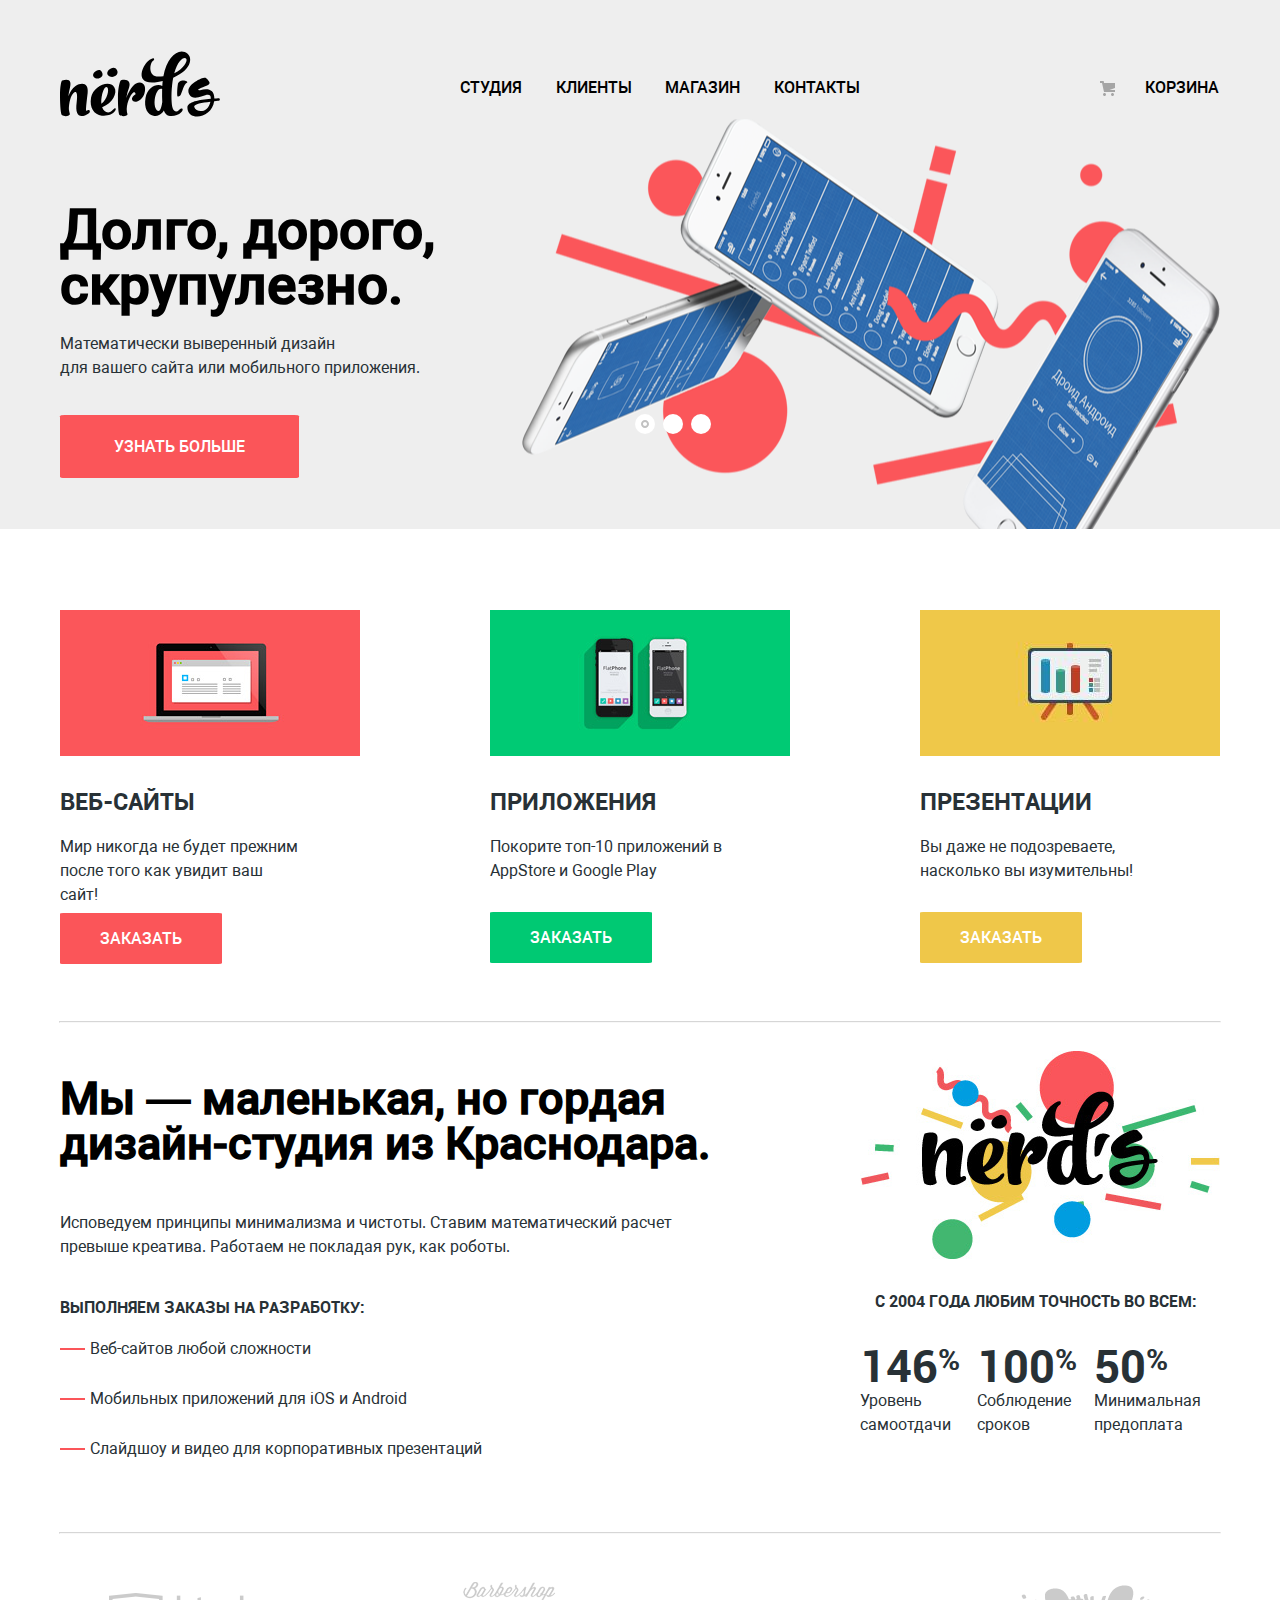
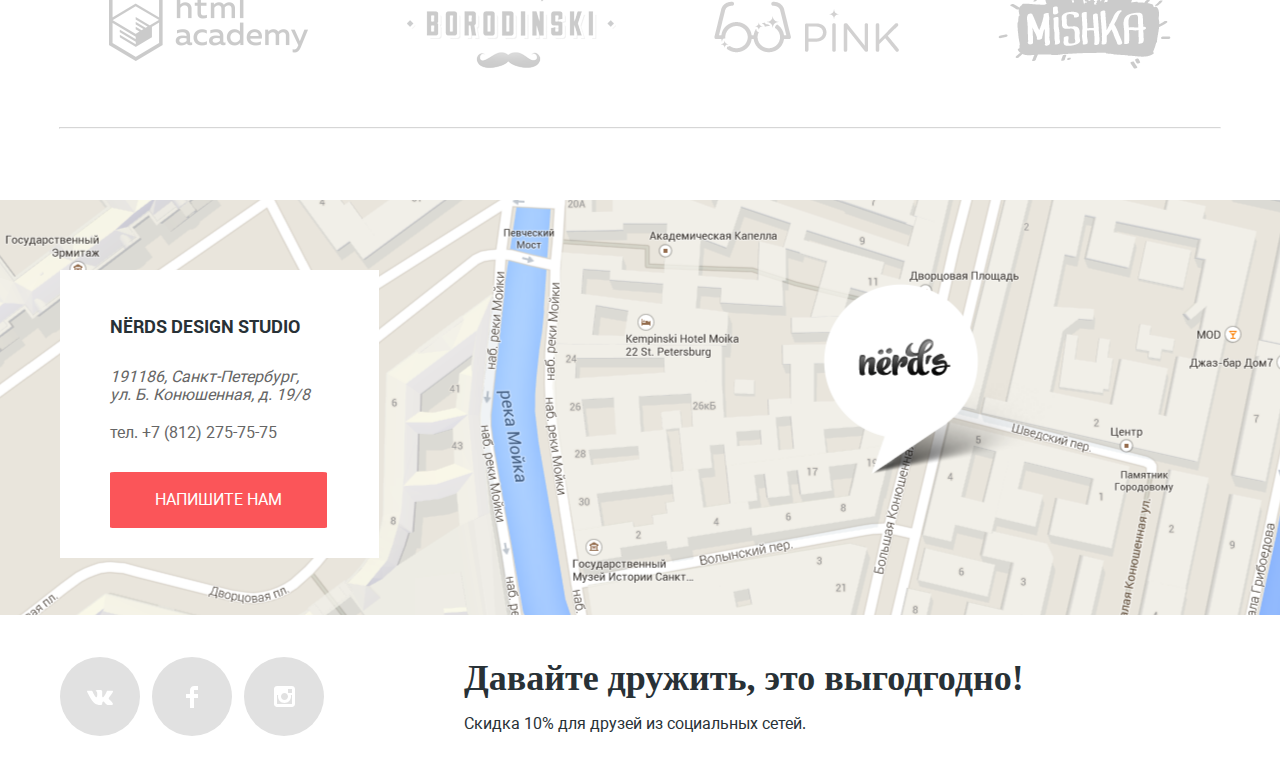
<file: index.html>
<!DOCTYPE html>
<html lang="ru">

<head>
  <link rel="stylesheet" href="normalize.css">
  <link rel="stylesheet" href="style.css">
  <meta charset="utf-8">
  <title>Nerds</title>
</head>

<body>
  <header class="main-header">
    <nav class="main-nav-site">
      <img class="logo" src="content/logo.svg" alt="Лого сайта" width="160">
      <ul class="site-navigation">
        <li><a href="#">Студия</a></li>
        <li><a href="#">Клиенты</a></li>
        <li><a href="nerds-catalog.html">Магазин</a></li>
        <li><a href="#">Контакты</a></li>
      </ul>
      <ul class="basket">
        <li><a href="#">Корзина</a></li>
      </ul>
    </nav>
    <section class="slider">
      <input type="radio" name="slide" class="slide-control-1" checked>
      <input type="radio" name="slide" class="slide-control-2">
      <input type="radio" name="slide" class="slide-control-3">

      <div class="slide-1">
        <div>
          <h1>Долго, дорого, скрупулезно.</h1>
          <p>Математически выверенный дизайн
            <br> для вашего сайта или мобильного приложения.</p>
          <a href="#">Узнать больше</a>
        </div>
      </div>

      <div class="slide-2">
        <div>
          <h1>Любим математику<br> как никто другой</h1>
          <p>Никакого креатива, только математические формулы
            <br> для расчета идеальных пропорций.</p>
          <a href="#">Узнать больше</a>
        </div>
      </div>

      <div class="slide-3">
        <div>
          <h1>Только ночь, только хардкор</h1>
          <p>Работать днем, как все? Мы против этого.
            <br> Ближе к полуночи работа только начинается.</p>
          <a href="#">Узнать больше</a>
        </div>
      </div>
    </section>
  </header>

  <main>
    <section class="services">
      <div class="service-web-site">
        <img src="images/service-web-site.jpg" alt="Изображение не загрузилось">
        <h2>Веб-сайты</h2>
        <p>Мир никогда не будет прежним
          <br> после того как увидит ваш
          <br> сайт!</p>
        <a href="#">Заказать</a>
      </div>
      <div class="service-applications">
        <img src="images/service-applications.jpg" alt="Изображение не загрузилось">
        <h2>Приложения</h2>
        <p>Покорите топ-10 приложений в AppStore и Google Play</p>
        <a href="#">Заказать</a>
      </div>
      <div class="service-presentashion">
        <img src="images/service-presentashion.jpg" alt="Изображение не загрузилось">
        <h2>Презентации</h2>
        <p>Вы даже не подозреваете,
          <br> насколько вы изумительны!</p>
        <a href="#">Заказать</a>
      </div>
    </section>
    <hr class="line-service-bottom">
    <section class="advantages-and-description">
      <div class="description">
        <h3>Мы — маленькая, но гордая дизайн-студия из Краснодара. </h3>
        <p>Исповедуем принципы минимализма и чистоты. Ставим математический расчет превыше креатива. Работаем не покладая рук, как роботы.</p>
        <p class="our-services">Выполняем заказы на разработку:</p>
        <ul>
          <li>Веб-сайтов любой сложности</li>
          <li>Мобильных приложений для iOS и Android</li>
          <li>Слайдшоу и видео для корпоративных презентаций</li>
        </ul>
      </div>
      <div class="advantages">
        <img src="images/advantages.jpg" alt="Изображение не загрузилось">
        <p>с 2004 года Любим точность во всем:</p>
        <ul>
          <li><span>146</span>
            <br>Уровень самоотдачи</li>
          <li><span>100</span>
            <br>Соблюдение сроков</li>
          <li><span>50</span>
            <br>Минимальная предоплата</li>
        </ul>
      </div>
    </section>
    <hr class="line-sponsors-top">
    <section class="sponsors">
      <a href="https://htmlacademy.ru/intensive/htmlcss"><img src="images/sponsors-1.png" alt="Спонсор HTML-Academy"></a>
      <a href="#"><img src="images/sponsors-2.png" alt="Спонсор Barbershop Borodinsky"></a>
      <a href="#"><img src="images/sponsors-3.png" alt="Спонсор PINK"></a>
      <a href="#"><img src="images/sponsors-4.png" alt="Спонсор MISHKA"></a>
    </section>
    <hr class="line-sponsors-bottom">
  </main>
  <footer>
    <div class="map">
      <div class="container-contact">
        <div class="contact">
          <h4>Nёrds design studio</h4>
          <address>191186, Санкт-Петербург,<br> ул. Б. Конюшенная, д. 19/8</address>
          <a class="call-us" href="tel:+7(812)275-75-75">тел. +7 (812) 275-75-75</a>
          <a class="write-us">Напишите нам</a>
        </div>
      </div>
    </div>
    <div class="social-networks">
      <ul class="social-list">
        <li><a href="https://vk.com/" class="vkontakte"><span class="visually-hidden">Vkontakte</span></a></li>
        <li><a href="https://www.facebook.com/" class="facebook"><span class="visually-hidden">Facebook</span></a></li>
        <li><a href="https://www.instagram.com/" class="instagram"><span class="visually-hidden">Instagram</span></a></li>
      </ul>
      <div>
        <h5>Давайте дружить, это выгодгодно!</h5>
        <p>Скидка 10% для друзей из социальных сетей.</p>
      </div>
    </div>
  </footer>
</body>

</html>
</file>
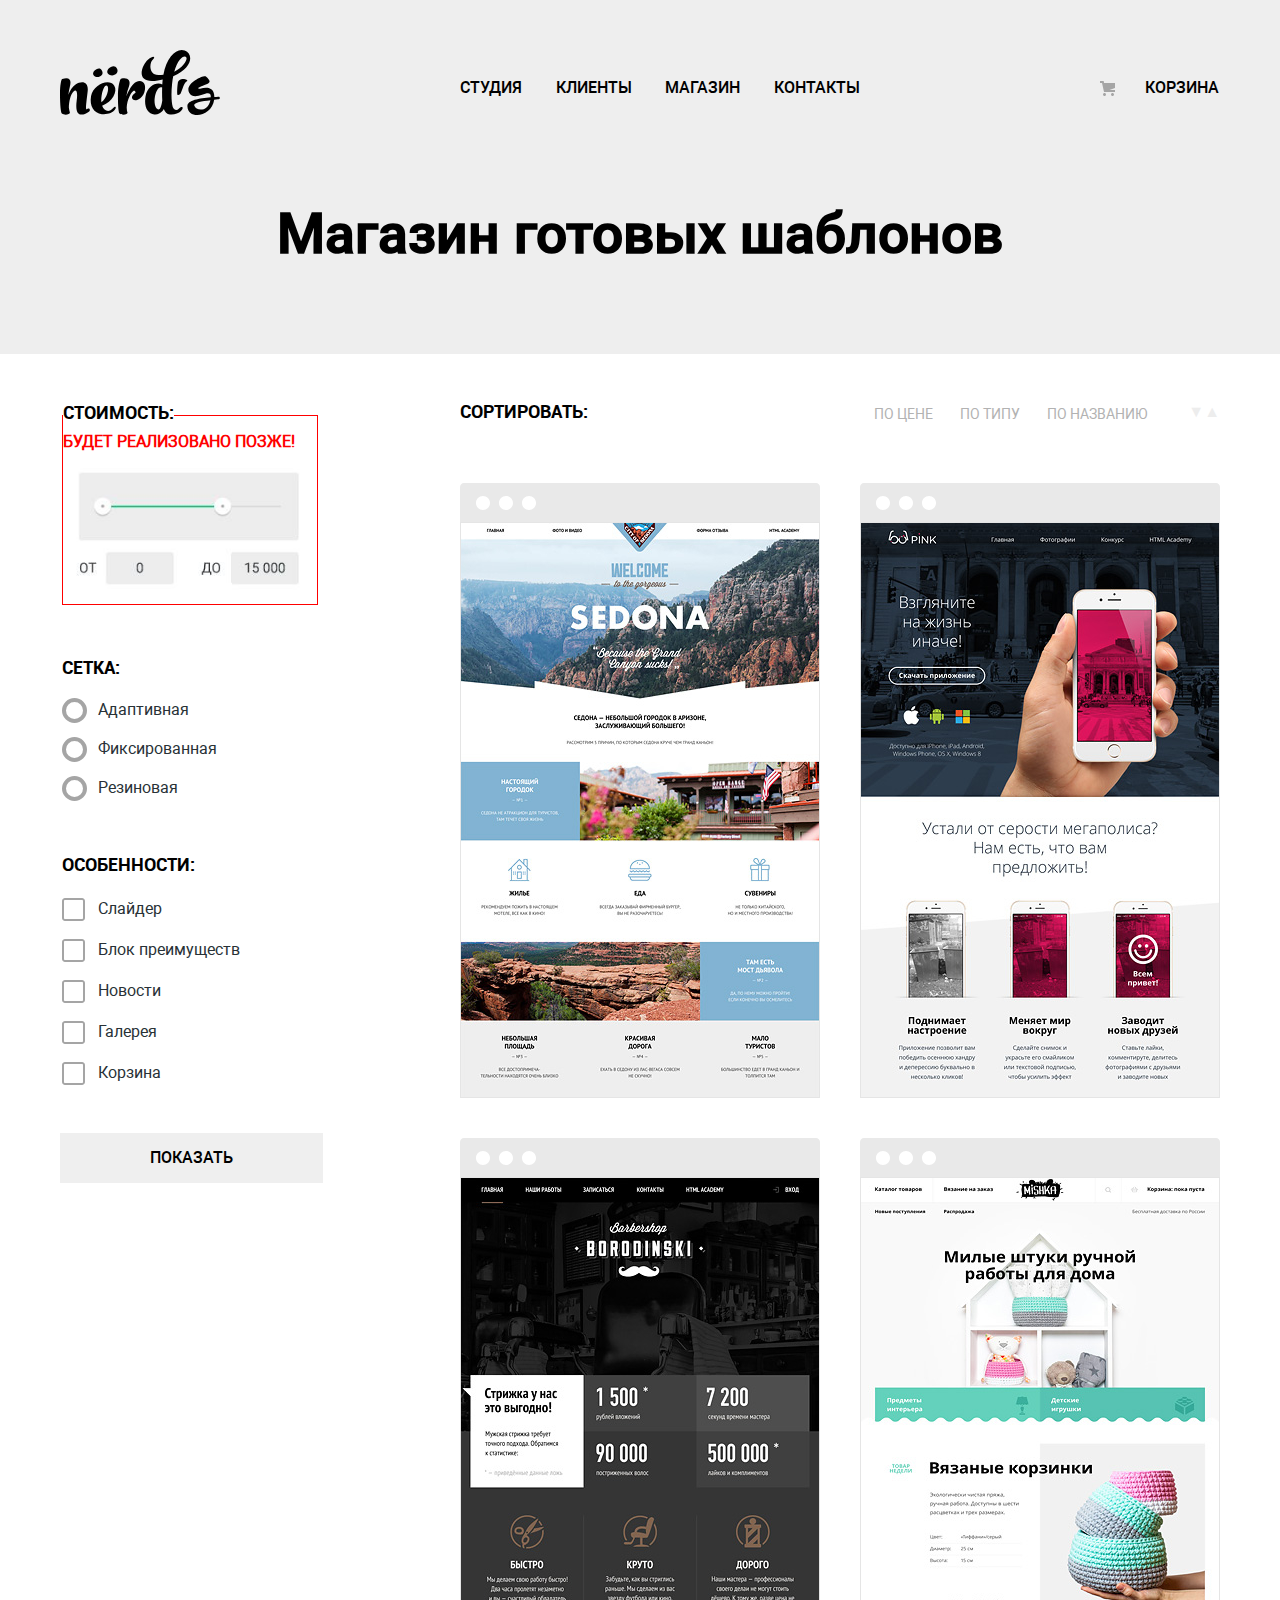
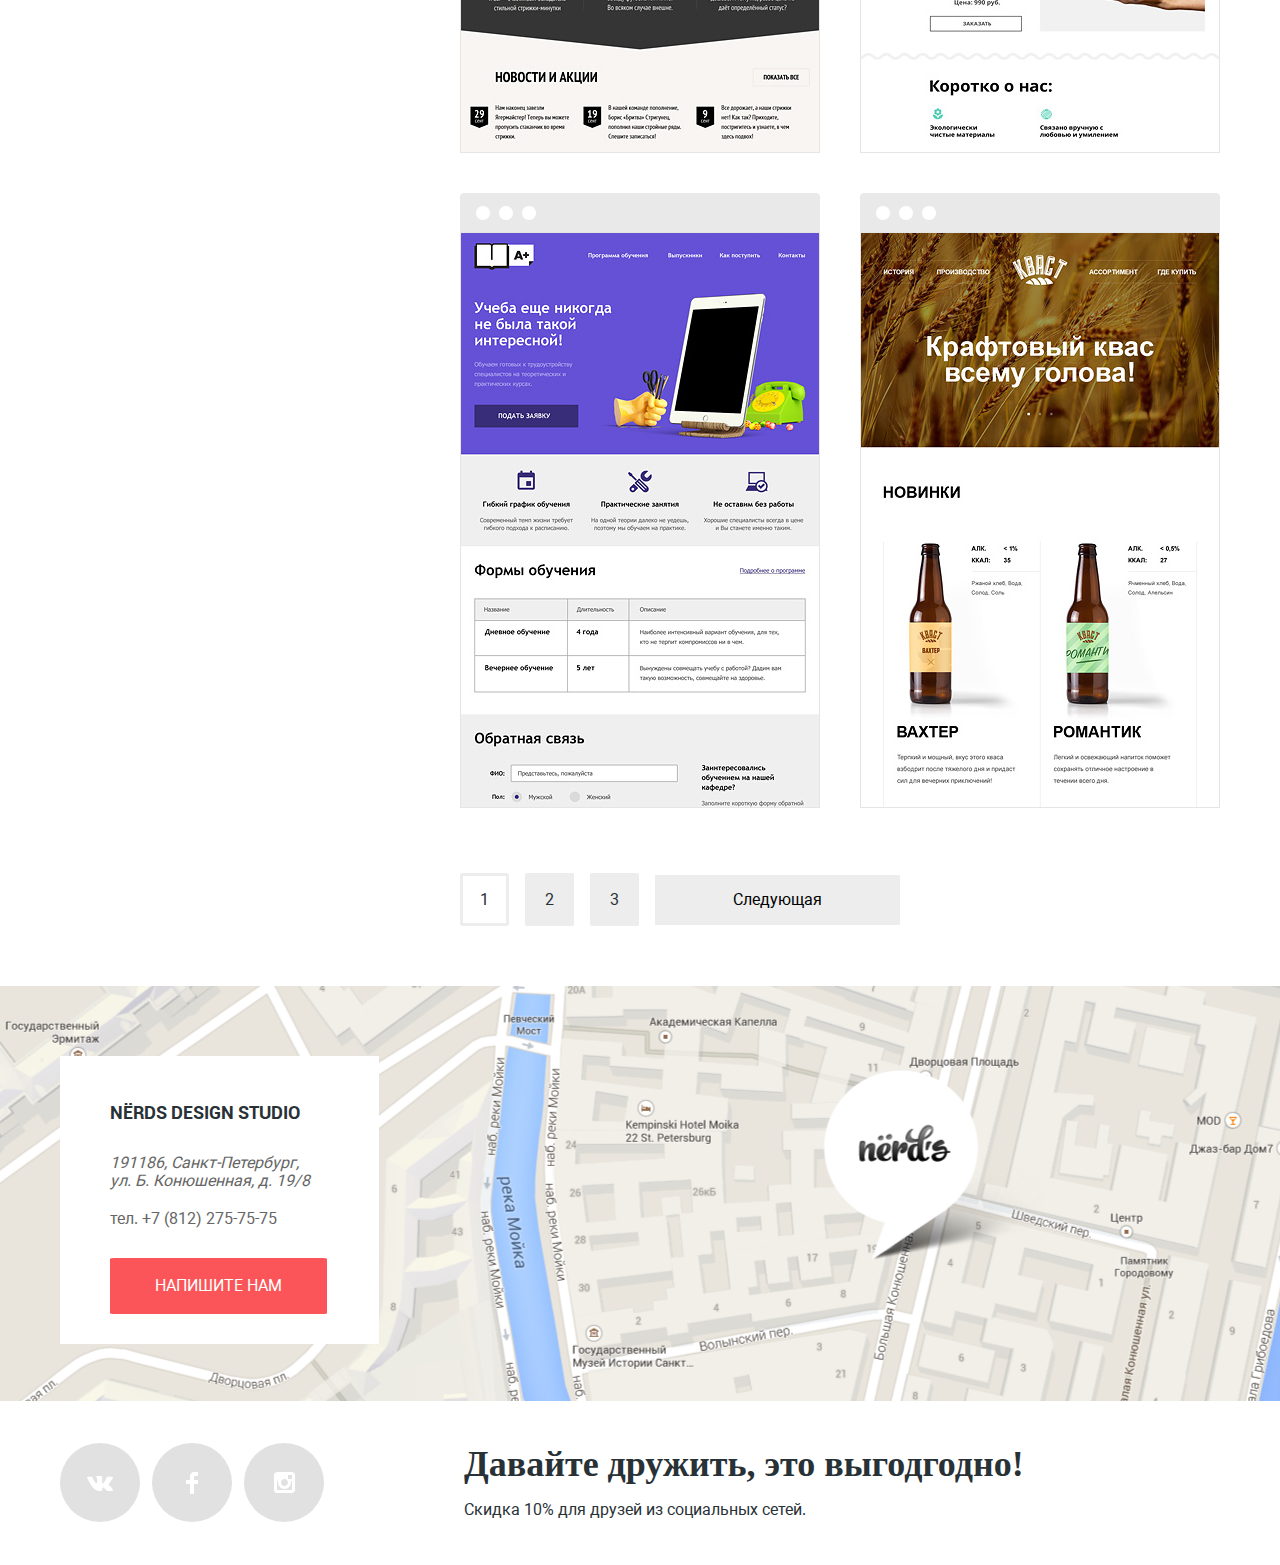
<file: nerds-catalog.html>
<!DOCTYPE html>
<html lang="ru">

<head>
  <link rel="stylesheet" href="normalize.css">
  <link rel="stylesheet" href="style.css">
  <meta charset="utf-8">
  <title>Nerds</title>
</head>

<body class="inner-page">
  <header class="main-header">
    <nav class="main-nav-site">
      <a href="index.html"><img class="logo" src="content/logo.svg" alt="Лого сайта" width="160"></a>
      <ul class="site-navigation">
        <li><a href="#">Студия</a></li>
        <li><a href="#">Клиенты</a></li>
        <li><a href="#">Магазин</a></li>
        <li><a href="#">Контакты</a></li>
      </ul>
      <ul class="basket">
        <li><a href="#">Корзина</a></li>
      </ul>
    </nav>
    <h1 class="header-inner-page">Магазин готовых шаблонов</h1>
  </header>
  <main class="inner-page-catalog">
    <div class="catalog-centering">
      <section class="filter-catalog">
        <form method="POST" action="#">
          <fieldset class="filter-cost">
            <legend>Стоимость:</legend>
            <strong>Будет реализовано позже!</strong>
            <img src="content/nerds-catalog.jpg" alt="Ползунок выбора цены" width="250">
          </fieldset>
          <fieldset class="filter-grid">
            <legend>Сетка:</legend>
            <ul class="grid-input">
              <li>
                <label>
                  <input type="radio" name="grid">Адаптивная</label>
              </li>
              <li>
                <label>
                  <input type="radio" name="grid">Фиксированная</label>
              </li>
              <li>
                <label>
                  <input type="radio" name="grid">Резиновая</label>
              </li>
            </ul>
          </fieldset>
          <fieldset class="filter-features">
            <legend>Особенности:</legend>
            <ul class="features-input">
              <li>
                <label>
                  <input type="checkbox" name="slider">Слайдер</label>
              </li>
              <li>
                <label>
                  <input type="checkbox" name="block-of-advantages">Блок преимуществ</label>
              </li>
              <li>
                <label>
                  <input type="checkbox" name="news">Новости</label>
              </li>
              <li>
                <label>
                  <input type="checkbox" name="gallery">Галерея</label>
              </li>
              <li>
                <label>
                  <input type="checkbox" name="basket">Корзина</label>
              </li>
            </ul>
          </fieldset>
          <button>Показать</button>
        </form>
      </section>
      <div class="sorting-and-assortment">
        <section class="sorting-catalog">
          <h2>Сортировать:</h2>
          <div>
            <button class="by-price">По цене</button>
            <button class="by-type">По типу</button>
            <button class="by-name">По названию</button>
            <span class="triangle-down">&#9660;</span>
            <span class="triangle-up">&#9650;</span>
          </div>
        </section>

        <section class="assortment-catalog">
          <div class="catalog">
            <a class="product" href="#"><img src="content/catalog-sedona.jpg" alt=""></a>
            <div class="pop-up">
              <h3>Sedona</h3>
              <p>Информационный сайт
                <br> для туристов</p>
              <button>9900 руб.</button>
            </div>
          </div>

          <div class="catalog">
            <a class="product" href="#"><img src="content/catalog-pink.jpg" alt=""></a>
            <div class="pop-up">
              <h3>Pink App</h3>
              <p>Продуктовый лендинг
                <br> приложения для iOS и Android</p>
              <button>9900 руб.</button>
            </div>
          </div>
          <div class="catalog">
            <a class="product" href="#"><img src="content/catalog-barbershop.jpg" alt=""></a>
            <div class="pop-up">
              <h3>Barbershop</h3>
              <p>Сайт салоны красоты.
                <br> Для мужчин, да.</p>
              <button>9900 руб.</button>
            </div>
          </div>
          <div class="catalog">
            <a class="product" href="#"><img src="content/catalog-mishka.jpg" alt=""></a>
            <div class="pop-up">
              <h3>Mishka</h3>
              <p>Интернет-магазин
                <br> вязаных игрушек</p>
              <button>9900 руб.</button>
            </div>
          </div>
          <div class="catalog">
            <a class="product" href="#"><img src="content/catalog-aplus.jpg" alt=""></a>
            <div class="pop-up">
              <h3>A Plus</h3>
              <p>Лендинг курсов повышения
                <br> квалификации
              </p>
              <button>9900 руб.</button>
            </div>
          </div>
          <div class="catalog">
            <a class="product" href="#"><img src="content/catalog-kvast.jpg" alt=""></a>
            <div class="pop-up">
              <h3>Кваст</h3>
              <p>Промо-сайт производителя
                <br> крафтового кваса</p>
              <button>9900 руб.</button>
            </div>
          </div>

        </section>
        <div class="pagination">
          <span class="pagination-indicator">1</span>
          <span>2</span>
          <span>3</span>
          <button>Cледующая</button>
        </div>
      </div>
    </div>
  </main>
  <footer>
    <div class="map">
      <div class="container-contact">
        <div class="contact">
          <h4>Nёrds design studio</h4>
          <address>191186, Санкт-Петербург,<br> ул. Б. Конюшенная, д. 19/8</address>
          <a class="call-us" href="tel:+7(812)275-75-75">тел. +7 (812) 275-75-75</a>
          <a class="write-us">Напишите нам</a>
        </div>
      </div>
    </div>
    <div class="social-networks">
      <ul class="social-list">
        <li><a href="https://vk.com/" class="vkontakte"><span class="visually-hidden">Vkontakte</span></a></li>
        <li><a href="https://www.facebook.com/" class="facebook"><span class="visually-hidden">Facebook</span></a></li>
        <li><a href="https://www.instagram.com/" class="instagram"><span class="visually-hidden">Instagram</span></a></li>
      </ul>
      <div>
        <h5>Давайте дружить, это выгодгодно!</h5>
        <p>Скидка 10% для друзей из социальных сетей.</p>
      </div>
    </div>
  </footer>
</body>

</html>
</file>
<file: style.css>
@font-face {
    font-family: "Roboto";
    src: url("fonts/roboto.woff") format("truetype");
}
@font-face {
    font-family: "RobotoBold";
    src: url("fonts/robotobold.woff") format("truetype");
}
@font-face {
    font-family: "RobotoMedium";
    src: url("fonts/robotomedium.woff") format("truetype");
}
/*****************GLOBAL PROPERTIES*****************/
body {
    font-family: Roboto, Arial, sans-serif;
    font-size: 16px;
    line-height: 24px;
    color: #283136;
}
a {
    text-decoration: none;
}
.visually-hidden {
    position: absolute;
    width: 1px;
    height: 1px;
    margin: -1px;
    border: 0;
    padding: 0;
    clip: rect(0 0 0 0);
    overflow: hidden;
}
/*-------------------------INDEX------------------------*/
/*****************HEADER*****************/
/***MAIN-NAV-SITE***/
.main-header {
    background-color: #eeeeee;
    min-width: 1160px;
    margin-left: auto;
    margin-right: auto;
}
.main-nav-site {
    display: -webkit-box;
    display: -ms-flexbox;
    display: flex;
    width: 1160px;
    margin-left: auto;
    margin-right: auto;
}
.logo {
    margin-top: 49px;
}
.logo:hover {
    opacity: 0.8;
}
.logo:active {
    opacity: 0.3;
}
.site-navigation {
    display: -webkit-box;
    display: -ms-flexbox;
    display: flex;
    -webkit-box-pack: justify;
    -ms-flex-pack: justify;
    justify-content: space-between;
    margin-left: 200px;
    margin-right: 240px;
    margin-top: 0;
    width: 440px;
    margin-left: 240px;
    padding: 0;
    list-style: none;
    text-transform: uppercase;
}
.site-navigation li {
    margin-top: 73px;
}
.site-navigation li a {
    font-family: RobotoMedium, Arial, sans-serif;
    line-height: 30px;
    color: #000000;
}
.site-navigation li a:hover {
    color: #fb565a;
}
.site-navigation li a:active {
    color: #a6a6a6;
}
.basket {
    margin-top: 0;
    padding: 0;
    list-style: none;
    text-transform: uppercase;
}
.basket li {
    width: 120px;
    margin-top: 73px;
    background-image: url(images/basket.svg);
    background-repeat: no-repeat;
    background-position: 0% 50%;
}
.basket li a {
    font-family: RobotoMedium, Arial, sans-serif;
    line-height: 30px;
    color: #000000;
    padding-left: 45px;
}
.basket li a:hover {
    color: #fb565a;
}
.basket li a:active {
    color: #a6a6a6;
}
/***SLIDER***/
.slider {
    width: 1160px;
    margin-left: auto;
    margin-right: auto;
}
div[class^="slide-"] {
    width: 1160px;
    display: -webkit-box;
    display: -ms-flexbox;
    display: flex;
}
div[class^="slide-"] div {
    width: 520px;
    height: 410px;
}
div[class^="slide-"] div h1 {
    margin: 0;
    margin-top: 84px;
    font-family: RobotoMedium, Arial, sans-serif;
    font-size: 55px;
    line-height: 55px;
    color: #000000;
}
div[class^="slide-"] div p  {
    margin: 0;
    margin-top: 19px;
    margin-bottom: 55px;
}
div[class^="slide-"] a {
    font-family: RobotoMedium, Arial, sans-serif;
    line-height: 18px;
    width: 240px;
    color: #ffffff;
    text-transform: uppercase;
    background-color: #fb5559;
    padding: 22px 54px 22px 54px;
    border-radius: 2%;
}
div[class^="slide-"] a:hover {
    background-color: #e74246;
}
div[class^="slide-"] a:active {
    background-color:#d7363a;
    color: #e37375;
}
div[class^="slide-"] img {
    margin-top: 18px;
}
.slide-1 {
    background-image: url(images/slide-1.png);
    background-repeat: no-repeat;
    background-position: 100% 50%;
}
.slide-1 div {
    display: none;
}
.slide-2 {
    background-image: url(images/slide-2.png);
    background-repeat: no-repeat;
    background-position: 100% 50%;
}
.slide-2 div {
    display: none;
}
.slide-3 {
    background-image: url(images/slide-3.png);
    background-repeat: no-repeat;
    background-position: 100% 50%;
    display: none;
}
.slide-3 div {
    display: none;
}
.slide-control-1:checked ~ .slide-1 > div  {
    display: block;
}
.slide-control-2:checked ~ .slide-2 > div {
    display: block;
}
.slide-control-3:checked ~ .slide-3 > div {
    display: block;
}
.slider .slide-control-1 {
    position: absolute;
    margin-top: 295px;
    margin-left: 575px;
}
.slider .slide-control-2 {
    position: absolute;
    margin-top: 295px;
    margin-left: 603px;
}
.slider .slide-control-3 {
    position: absolute;
    margin-top: 295px;
    margin-left: 631px;
}
.slider input[type="radio"] {
    -webkit-appearance: none;
    -moz-appearance: none;
    -ms-appearance: none;
    -o-appearance: none;
    appearance: none;
    position: absolute;
    height: 20px;
    width: 20px;
    background: #fff;
    border-radius: 10px;
    color: #fff;
    cursor: pointer;
    outline: none;
}
.slider input[type="radio"]:checked {
    -webkit-appearance: none;
    -moz-appearance: none;
    -ms-appearance: none;
    -o-appearance: none;
    appearance: none;
    position: absolute;
    display: block;
    height: 20px;
    width: 20px;
    background: #fff;
    background-image: url(images/slide-active.svg);
    background-repeat: no-repeat;
    background-position: 50% 50%;
    border-radius: 10px;
    color: #fff;
    cursor: pointer;
    outline: none;
}
/*****************MAIN*****************/
main {
    background-color: #ffffff;
    border: 1px solid white;
}
/***SERVICES***/
.services {
    width: 1160px;
    margin-left: auto;
    margin-right: auto;
    display: -webkit-box;
    display: -ms-flexbox;
    display: flex;
    -webkit-box-pack: justify;
    -ms-flex-pack: justify;
    justify-content: space-between;
    margin-top: 80px;
}
.services div {
    width: 300px;
}
.services div h2 {
    font-family: RobotoBold, sans-serif;
    font-size: 24px;
    line-height: 30px;
    text-transform: uppercase;
    margin: 0;
    margin-top: 26px;
}
.services .service-web-site p {
    margin-bottom: 20px;
}
.services .service-applications p {
    margin-bottom: 43px;
}
.services .service-presentashion p {
    margin-bottom: 43px;
}
.services div a {
    font-family: RobotoMedium, sans-serif;
    line-height: 18px;
    text-transform: uppercase;
    color: #ffffff;
    padding: 16px 40px 16px 40px;
    border-radius: 2%;
}
.services .service-web-site a {
    background-color: #fb5559;
}
.services .service-web-site a:hover {
    background-color: #e74246;
}
.services .service-web-site a:active {
    color: #e06367;
    background-color: #d7363a;
}
.services .service-applications a {
    background-color: #00c973;
}
.services .service-applications a:hover {
    background-color: #00bc6b;
}
.services .service-applications a:active {
    color: #4dc491;
    background-color: #00aa61;
}
.services .service-presentashion a {
    background-color: #efc749;
}
.services .service-presentashion a:hover {
    background-color: #eab434;
}
.services .service-presentashion a:active {
    color: #edc165;
    background-color: #e5a722;
}
.line-service-bottom {
    opacity: 0.4;
    margin-top: 70px;
    width: 1160px;
}
/***ADVANTAGES-AND-DESCRIPTION***/
.advantages-and-description {
    display: -webkit-box;
    display: -ms-flexbox;
    display: flex;
    -webkit-box-pack: justify;
    -ms-flex-pack: justify;
    justify-content: space-between;
    width: 1160px;
    margin-left: auto;
    margin-right: auto;
}
/***DESCRIPTION***/
.description {
    width: 660px;
}
.description h3 {
    font-family: RobotoMedium, sans-serif;
    font-size: 45px;
    line-height: 45px;
    color: #000000;
}
.our-services {
    font-family: RobotoBold, sans-serif;
    text-transform: uppercase;
    margin-top: 38px;
}
.description ul li {
    margin-bottom: 26px;
    list-style: none;
    background-image: url(images/line-list.png);
    background-repeat: no-repeat;
    background-position: 0% 50%;
    padding-left: 30px;
    margin-left: -40px;
}
/***ADVANTAGES***/
.advantages {
    width: 360px;
    margin-top: 20px;
}
.advantages p {
    font-family: RobotoBold, sans-serif;
    text-transform: uppercase;
    padding-left: 15px;
    margin-top: 25px;
}
.advantages ul {
    list-style: none;
    padding: 0;
    display: -webkit-box;
    display: -ms-flexbox;
    display: flex;
    margin-top: 50px;
}
.advantages li {
    margin-right: 17px;
}
.advantages ul li span {
    font-family: RobotoBold, sans-serif;
    font-size: 45px;
    line-height: 10px;
}
.advantages ul li span::after {
    content: "%";
    position: relative;
    font-size: 30px;
    bottom: 12px;
}
/***SPONSORS***/
.line-sponsors-top {
    margin-top: 45px;
    width: 1160px;
    opacity: 0.4;
}
.sponsors {
    display: -webkit-box;
    display: -ms-flexbox;
    display: flex;
    -ms-flex-pack: distribute;
    justify-content: space-around;
    -webkit-box-align: center;
    -ms-flex-align: center;
    align-items: center;
    width: 1160px;
    margin-left: auto;
    margin-right: auto;
}
.sponsors a {
    margin-top: 40px;
    margin-bottom: 40px;
}
.sponsors a img {
    opacity: 0.2;
}
.sponsors a img:hover {
    opacity: 1;
}
.sponsors a img:active {
    opacity: 0.1;
}
.line-sponsors-bottom {
    width: 1160px;
    opacity: 0.4;
    margin-bottom: 70px;
}
/*****************FOOTER*****************/
footer {
    background-color: #ffffff;
}
.map {
    height: 415px;
    background-image: url(content/map.png);
    background-repeat: no-repeat;
    background-position: center 40%;
}
.container-contact {
    width: 1160px;
    margin-left: auto;
    margin-right: auto;
}
.contact {
    padding: 20px 80px 90px 50px;
    margin-top: 70px;
    background-image: url(images/backgroun-white.png);
    background-repeat: no-repeat;
    background-position: 0% -50%;
    display: -webkit-box;
    display: -ms-flexbox;
    display: flex;
    -webkit-box-orient: vertical;
    -webkit-box-direction: normal;
    -ms-flex-direction: column;
    flex-direction: column;
    position: absolute;
}
.contact h4 {
    font-family: RobotoBold, sans-serif;
    font-size: 18px;
    line-height: 30px;
    text-transform: uppercase;
}
.contact address {
    line-height: 18px;
    color: #666666;
    margin-bottom: 20px;
}
.call-us {
    line-height: 18px;
    color: #666666;
}
.write-us {
    margin-top: 30px;
    text-transform: uppercase;
    color: #ffffff;
    padding: 16px 45px 16px 45px;
    background-color:#fb5559;
    border-radius: 2%;
}
.write-us:hover {
    background-color:#e74246;
}
.write-us:active {
    background-color:#d7363a;
    color: #e37375;
}
/***SOCIAL-NETWORKS***/
.social-networks {
    display: -webkit-box;
    display: -ms-flexbox;
    display: flex;
    width: 1160px;
    margin-left: auto;
    margin-right: auto;
}
.social-list {
    display: -webkit-box;
    display: -ms-flexbox;
    display: flex;
    padding: 0;
    list-style: none;
    margin-top: 70px;
    margin-bottom: 70px;
}
.social-list li a {
    padding: 30px 40px 30px 40px;
    background-color: #e1e1e1;
    margin-right: 12px;
    border-radius: 50%;
}
.social-list li a:hover {
    background-color: #e74246;
}
.social-list li a:active {
    background-color: #d7363a;
}
.social-list li:last-child {
    margin-right: -12px;
}
.vkontakte {
    background-image: url(images/vk.svg);
    background-repeat: no-repeat;
    background-position: center;
}
.vkontakte:active {
    background-image: url(images/vk-opacity.svg);
}
.facebook {
    background-image: url(images/facebook.svg);
    background-repeat: no-repeat;
    background-position: center;
}
.facebook:active {
    background-image: url(images/facebook-opacity.svg);
}
.instagram {
    background-image: url(images/insta.svg);
    background-repeat: no-repeat;
    background-position: center;
}
.instagram:active {
    background-image: url(images/insta-opacity.svg);
}
.social-networks div {
    margin-left: 140px;
}
.social-networks div h5 {
    font-family: RobotoBold sans-serif;
    font-size: 36px;
    line-height: 36px;
    margin: 0;
    margin-top: 45px;
}
/*-------------------------NERDS-CATALOG------------------------*/
/*****************HEADER*****************/
.inner-page .main-header {
    height: 354px;
}
.header-inner-page {
    font-family: "RobotoMedium", sans-serif;
    font-size: 55px;
    line-height: 55px;
    color: #000000;
    text-align: center;
    margin-top: 84px;
}
/*****************MAIN*****************/
.inner-page-catalog {
    background-color: #ffffff;
}
.catalog-centering {
    width: 1160px;
    margin-left: auto;
    margin-right: auto;
    display: -webkit-box;
    display: -ms-flexbox;
    display: flex;
    -webkit-box-pack: justify;
    -ms-flex-pack: justify;
    justify-content: space-between;
}
/***FILTER-CATALOG***/
.filter-catalog {
    width: 260px;
    margin-top: 45px;
}
.filter-catalog fieldset {
    padding: 0;
}
.filter-cost {
    border: 1px solid red;
}
.filter-cost strong {
    color: red;
    text-transform: uppercase;
}
.filter-cost legend {
    font-family: "RobotoBold", sans-serif;
    font-size: 18px;
    line-height: 30px;
    color: #000000;
    text-transform: uppercase;
}
.filter-grid {
    border: 0;
    margin-top: 50px;
}
.filter-grid legend {
    font-family: "RobotoBold", sans-serif;
    font-size: 18px;
    line-height: 30px;
    color: #000000;
    text-transform: uppercase;
    margin-bottom: 13px;
}
.filter-grid input[type="radio"] {
    -webkit-appearance: none;
    -moz-appearance: none;
    -ms-appearance: none;
    -o-appearance: none;
    appearance: none;
    position: absolute;
    height: 25px;
    width: 25px;
    background: #fff;
    border-radius: 50%;
    border: 4px solid #a5a5a5;
    color: #fff;
    cursor: pointer;
    outline: none;
    left: -36px;
}
.filter-grid input[type="radio"]:hover {
    border: 4px solid #4d4d4d;
}
.filter-grid input[type="radio"]:checked {
    -webkit-appearance: none;
    -moz-appearance: none;
    -ms-appearance: none;
    -o-appearance: none;
    appearance: none;
    position: absolute;
    background: #fff;
    background-image: url(images/radio-active.svg);
    background-repeat: no-repeat;
    background-position: 50% 50%;
    border: 4px solid #a5a5a5;
    color: #fff;
    cursor: pointer;
    outline: none;
}
.filter-grid input[type="radio"]:checked:hover {
    border: 4px solid #4d4d4d;
    background-image: url(images/radio-hover.svg);
}
.filter-grid label {
    margin-left: 36px;
    position: relative;
}
.filter-grid label:hover {
    color: #000000;
}
.filter-grid label:active {
    opacity: 0.3;
}
.grid-input {
    list-style: none;
    padding: 0;
    margin: 0;
}
.grid-input li {
    margin-bottom: 15px;
}
.grid-input li:last-child {
    margin-bottom: 0;
}
.filter-features {
    border: 0;
    margin-top: 52px;
}
.filter-features label {
    margin: 0;
    padding: 0;
}
.filter-features legend {
    font-family: "RobotoBold", sans-serif;
    font-size: 18px;
    line-height: 30px;
    color: #000000;
    text-transform: uppercase;
    margin-bottom: 15px;
}
.features-input {
    list-style: none;
    margin: 0;
    padding: 0;
}
.features-input li {
    margin-bottom: 17px;
}
.features-input li:last-child {
    margin-bottom: 0px;
}
.filter-features input[type="checkbox"] {
    -webkit-appearance: none;
    -moz-appearance: none;
    -ms-appearance: none;
    -o-appearance: none;
    appearance: none;
    position: absolute;
    height: 25px;
    width: 27px;
    background: #fff;
    background-image: url(images/checkbox-off.svg);
    background-repeat: no-repeat;
    background-position: 0% 50%;
    color: #fff;
    cursor: pointer;
    outline: none;
    left: -36px;
}
.filter-features input[type="checkbox"]:hover {
    background-image: url(images/checkbox-off-hover.svg);
}
.filter-features input[type="checkbox"]:checked {
    -webkit-appearance: none;
    -moz-appearance: none;
    -ms-appearance: none;
    -o-appearance: none;
    appearance: none;
    position: absolute;
    width: 27px;
    height: 25px;
    background: #fff;
    background-image: url(images/checkbox-active.svg);
    background-repeat: no-repeat;
    background-position: 0% 50%;
    border: 0;
    color: #fff;
    cursor: pointer;
    outline: none;
}
.filter-features input[type="checkbox"]:checked:hover {
    background-image: url(images/checkbox-active-hover.svg);
}
.filter-features label {
    margin-left: 36px;
    position: relative;
}
.filter-features label:hover {
    color: #000000;
}
.filter-features label:active {
    opacity: 0.3;
}
.filter-catalog form button {
    font-family: "RobotoMedium", sans-serif;
    line-height: 18px;
    text-transform: uppercase;
    color: #000000;
    border: 0;
    padding: 16px 90px 16px 90px;
    margin-top: 48px;
}
.filter-catalog form button:hover {
    background-color: #dfdfdf;
}
.filter-catalog form button:active {
    background-color: #d5d5d5;
    color: #959595;
}
/***SORTING-CATALOG***/
.sorting-catalog {
    display: -webkit-box;
    display: -ms-flexbox;
    display: flex;
    -webkit-box-pack: justify;
    -ms-flex-pack: justify;
    justify-content: space-between;
    width: 760px;
    margin-top: 35px;
    margin-bottom: 45px;
}
.sorting-catalog h2 {
    font-family: "RobotoBold";
    font-size: 18px;
    line-height: 18px;
    color: #000000;
    text-transform: uppercase;
}
.sorting-catalog div {
    display: -webkit-box;
    display: -ms-flexbox;
    display: flex;
    -webkit-box-pack: justify;
    -ms-flex-pack: justify;
    justify-content: space-between;
}
.sorting-catalog div button {
    font-size: 14px;
    text-transform: uppercase;
    line-height: 18px;
    border: 0;
    background-color: #ffffff;
}
.by-price {
    color: #b2b2b2;
    padding-right: 0;
    margin-right: 27px;
}
.by-price:hover {
    color: #666666;
}
.by-price:active {
    color: #000000;
}
.by-type {
    color: #b2b2b2;
    padding-left: 0;
    padding-right: 0;
    margin-right: 27px;
}
.by-type:hover {
    color: #666666;
}
.by-type:active {
    color: #000000;
}
.by-name {
    padding-left: 0;
    color: #b2b2b2;
    padding-right: 0;
    margin-right: 40px;
}
.by-name:hover {
    color: #666666;
}
.by-name:active {
    color: #000000;
}
.triangle-up {
    color: #ededed;
    margin-top: 10px;
}
.triangle-up:hover {
    color: #a5a5a5;
}
.triangle-up:active {
    color: #231f20;
}
.triangle-down {
    color: #ededed;
    margin-top: 10px;
}
.triangle-down:hover {
    color: #a5a5a5;
}
.triangle-down:active {
    color: #231f20;
}
/***ASSORTMENT-CATALOG***/
.assortment-catalog {
    display: -webkit-box;
    display: -ms-flexbox;
    display: flex;
    -webkit-box-pack: justify;
    -ms-flex-pack: justify;
    justify-content: space-between;
    -ms-flex-wrap: wrap;
    flex-wrap: wrap;
    width: 760px;
    margin-bottom: -33px;
}
.assortment-catalog .catalog {
    margin-bottom: 33px;
    background-image: url(images/catalog-frame-hover.svg);
    background-repeat: no-repeat;
    padding-top: 39px;
    width: 360px;
}
.assortment-catalog .catalog:hover {
    background-image: url(images/catalog-frame.svg);
}
.assortment-catalog div a img {
    outline: 1px solid #e5e5e5;
    outline-offset: -1px;
}
.pop-up h3 {
    font-family: "RobotoBold";
    font-size: 18px;
    text-transform: uppercase;
    color: #000000;
    line-height: 30px;
    margin-top: 27px;
    display: block;
}
.pop-up p {
    line-height: 18px;
    margin-bottom: 27px;
    display: block;
}
.pop-up button {
    font-family: RobotoMedium sans-serif;
    line-height: 18px;
    padding: 16px 60px 16px 60px;
    background-color: #fb5559;
    color: #ffffff;
    text-transform: uppercase;
    border: 0;
    border-radius: 2%;
}
.pop-up button:hover {
    background-color: #e74246;
}
.pop-up button:active {
    background-color: #d7363a;
}
.pop-up {
    background-color: #eeeeee;
    position: absolute;
    text-align: center;
    width: 100%;
    height: 230px;
    bottom: 0;
    opacity: 0;
    -webkit-transform: rotate(360deg);
    -ms-transform: rotate(360deg);
    transform: rotate(360deg);
}
.assortment-catalog .catalog:hover .pop-up {
    opacity: 1;
    -webkit-transform: rotate(0deg);
    -ms-transform: rotate(0deg);
    transform: rotate(0deg);
    -webkit-transition-duration: 0.5s;
    -o-transition-duration: 0.5s;
    transition-duration: 0.5s;
}
.catalog {
    position: relative;
}
/***PAGINATION***/
.pagination {
    margin-top: 60px;
    margin-bottom: 60px;
}
.pagination span {
    background-color: #ededed;
    margin-right: 12px;
    padding: 14px 17px 14px 17px;
    border: 3px solid #ededed;
    border-radius: 5%;
}
.pagination span:hover:not(.pagination-indicator) {
    background-color: #dfdfdf;
    border: 3px solid #dfdfdf;
}
.pagination span:active:not(.pagination-indicator) {
    background-color: #d5d5d5;
    border: 3px solid #d5d5d5;
    border-top: 3px solid #c0c0c0;
    color: #959595;
}
.pagination-indicator {
    background-color: #ffffff !important;
    border: 3px solid #dbdbdb;
} 
.pagination button {
    border: 0;
    padding: 16px 78px 16px 78px;
    background-color: #ededed;
}
.pagination button:hover {
    background-color: #dfdfdf;
}
.pagination button:active {
    background-color: #d5d5d5;
    color: #959595;
}
</file>
